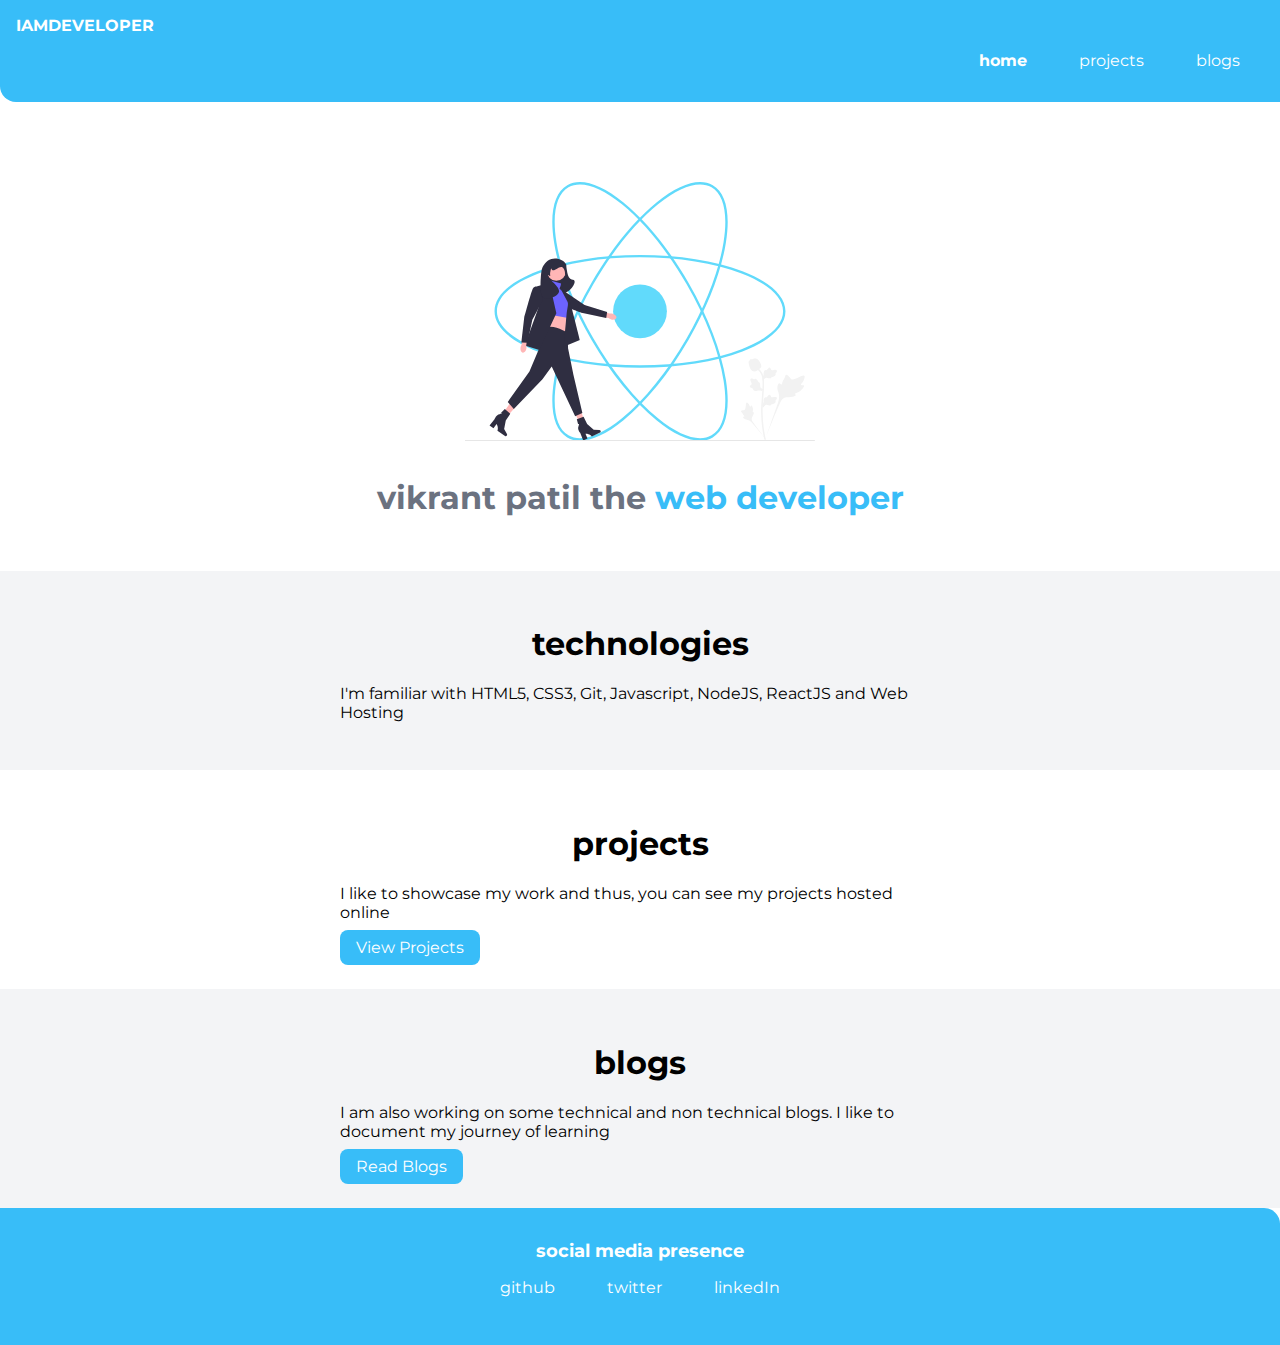
<file: index.html>
<!DOCTYPE html>
<html lang="en">
<head>
    <meta charset="UTF-8">
    <meta http-equiv="X-UA-Compatible" content="IE=edge">
    <meta name="viewport" content="width=device-width, initial-scale=1.0">
    <title>vikrant patil portfolio</title>
    <link rel="stylesheet" href="styles.css">
</head>
<body>
    <nav class="navigation container">
        <div class="nav-brand">IAMDEVELOPER</div>
        <ul class="list-non-bullet nav-pills">
            <li class="list-item-inline"><a class="link link-active" href="/">home</a></li>
            <li class="list-item-inline"><a class="link" href="/projects.html">projects</a></li>
            <li class="list-item-inline"><a class="link" href="/blogs.html">blogs</a></li>
        </ul>
    </nav>

    <header class="hero">
        <img class="hero-img" src="images/hero.svg" alt="">
        <h1 class="hero-heading">vikrant patil the <span class="heading-inverted">web developer</span></h1>
    </header>

    <section class="section ow">
        <div class="container container-center">
            <h1>technologies</h1>
            <p>I'm familiar with HTML5, CSS3, Git, Javascript, NodeJS, ReactJS and Web Hosting</p>
        </div>
    </section>

    <section class="section">
        <div class="container container-center">
            <h1>projects</h1>
            <p>I like to showcase my work and thus, you can see my projects hosted online</p>
            <a class="link link-primary" href="/projects.html">View Projects</a>
        </div>
    </section>

    <section class="section ow">
        <div class="container container-center">
            <h1>blogs</h1>
            <p>I am also working on some technical and non technical blogs. I like to document my journey of learning</p>
            <a class="link link-primary" href="/blogs.html">Read Blogs</a>
        </div>
    </section>

    <footer class="footer">
        <div class="footer-header">social media presence</div>
            <ul class="social-links list-non-bullet">
                <li class="list-item-inline"><a class="link" href="https://github.com/Aavidcoder">github</a></li>
                <li class="list-item-inline"><a class="link" href="https://twitter.com/pvikrant248">twitter</a></li>
                <li class="list-item-inline"><a class="link" href="https://www.linkedin.com/in/vikrant-patil-4aa26011b/">linkedIn</a></li>
            </ul>
    </footer>

</body>
</html>
</file>
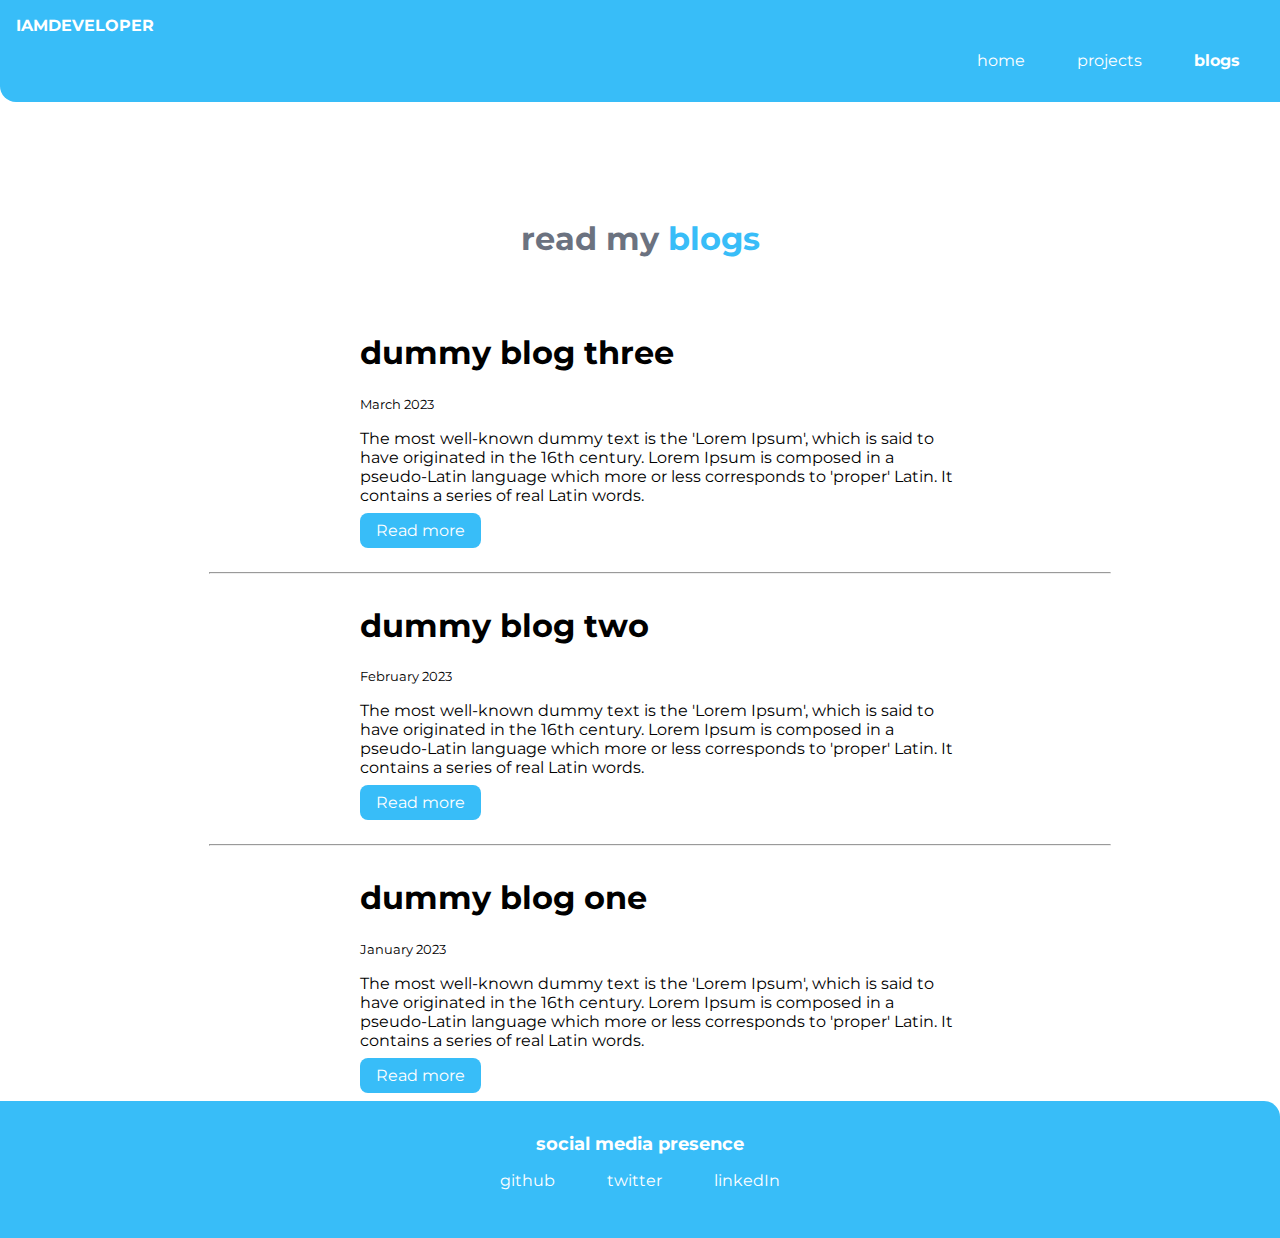
<file: blogs.html>
<!DOCTYPE html>
<html lang="en">
<head>
    <meta charset="UTF-8">
    <meta http-equiv="X-UA-Compatible" content="IE=edge">
    <meta name="viewport" content="width=device-width, initial-scale=1.0">
    <title>vikrant's blogs</title>
    <link rel="stylesheet" href="styles.css">
</head>
<body>
    <nav class="navigation container">
        <div class="nav-brand">IAMDEVELOPER</div>
        <ul class="list-non-bullet nav-pills">
            <li class="list-item-inline"><a class="link" href="/">home</a></li>
            <li class="list-item-inline"><a class="link" href="/projects.html">projects</a></li>
            <li class="list-item-inline"><a class="link link-active" href="/blogs.html">blogs</a></li>
        </ul>
    </nav>

    <header class="hero">
        <h1 class="hero-heading">read my <span class="heading-inverted">blogs</span></h1>
    </header>

    <ul class="list-non-bullet">
        <li>
            <div class="container container-center">
                <h1>dummy blog three</h1>
                <small>March 2023</small>
                <p>The most well-known dummy text is the 'Lorem Ipsum', which is said to have originated in the 16th century. Lorem Ipsum is composed in a pseudo-Latin language which more or less corresponds to 'proper' Latin. It contains a series of real Latin words.</p>
                <a class="link link-primary" href="blogs/dummy-blog-three.html">Read more</a>
            </div>  
        </li>

        <hr>

        <li>
            <div class="container container-center">
                <h1>dummy blog two</h1>
                <small>February 2023</small>
                <p>The most well-known dummy text is the 'Lorem Ipsum', which is said to have originated in the 16th century. Lorem Ipsum is composed in a pseudo-Latin language which more or less corresponds to 'proper' Latin. It contains a series of real Latin words.</p>
                <a class="link link-primary" href="blogs/dummy-blog-two.html">Read more</a>
            </div>  
        </li>

        <hr>

        <li>
            <div class="container container-center">
                <h1>dummy blog one</h1>
                <small>January 2023</small>
                <p>The most well-known dummy text is the 'Lorem Ipsum', which is said to have originated in the 16th century. Lorem Ipsum is composed in a pseudo-Latin language which more or less corresponds to 'proper' Latin. It contains a series of real Latin words.</p>
                <a class="link link-primary" href="blogs/dummy-blog-one.html">Read more</a>
            </div>  
        </li>
    </ul>
    
    <footer class="footer">
        <div class="footer-header">social media presence</div>
            <ul class="social-links list-non-bullet">
                <li class="list-item-inline"><a class="link" href="https://github.com/Aavidcoder">github</a></li>
                <li class="list-item-inline"><a class="link" href="https://twitter.com/pvikrant248">twitter</a></li>
                <li class="list-item-inline"><a class="link" href="https://www.linkedin.com/in/vikrant-patil-4aa26011b/">linkedIn</a></li>
            </ul>
    </footer>
    
</body>
</html>
</file>
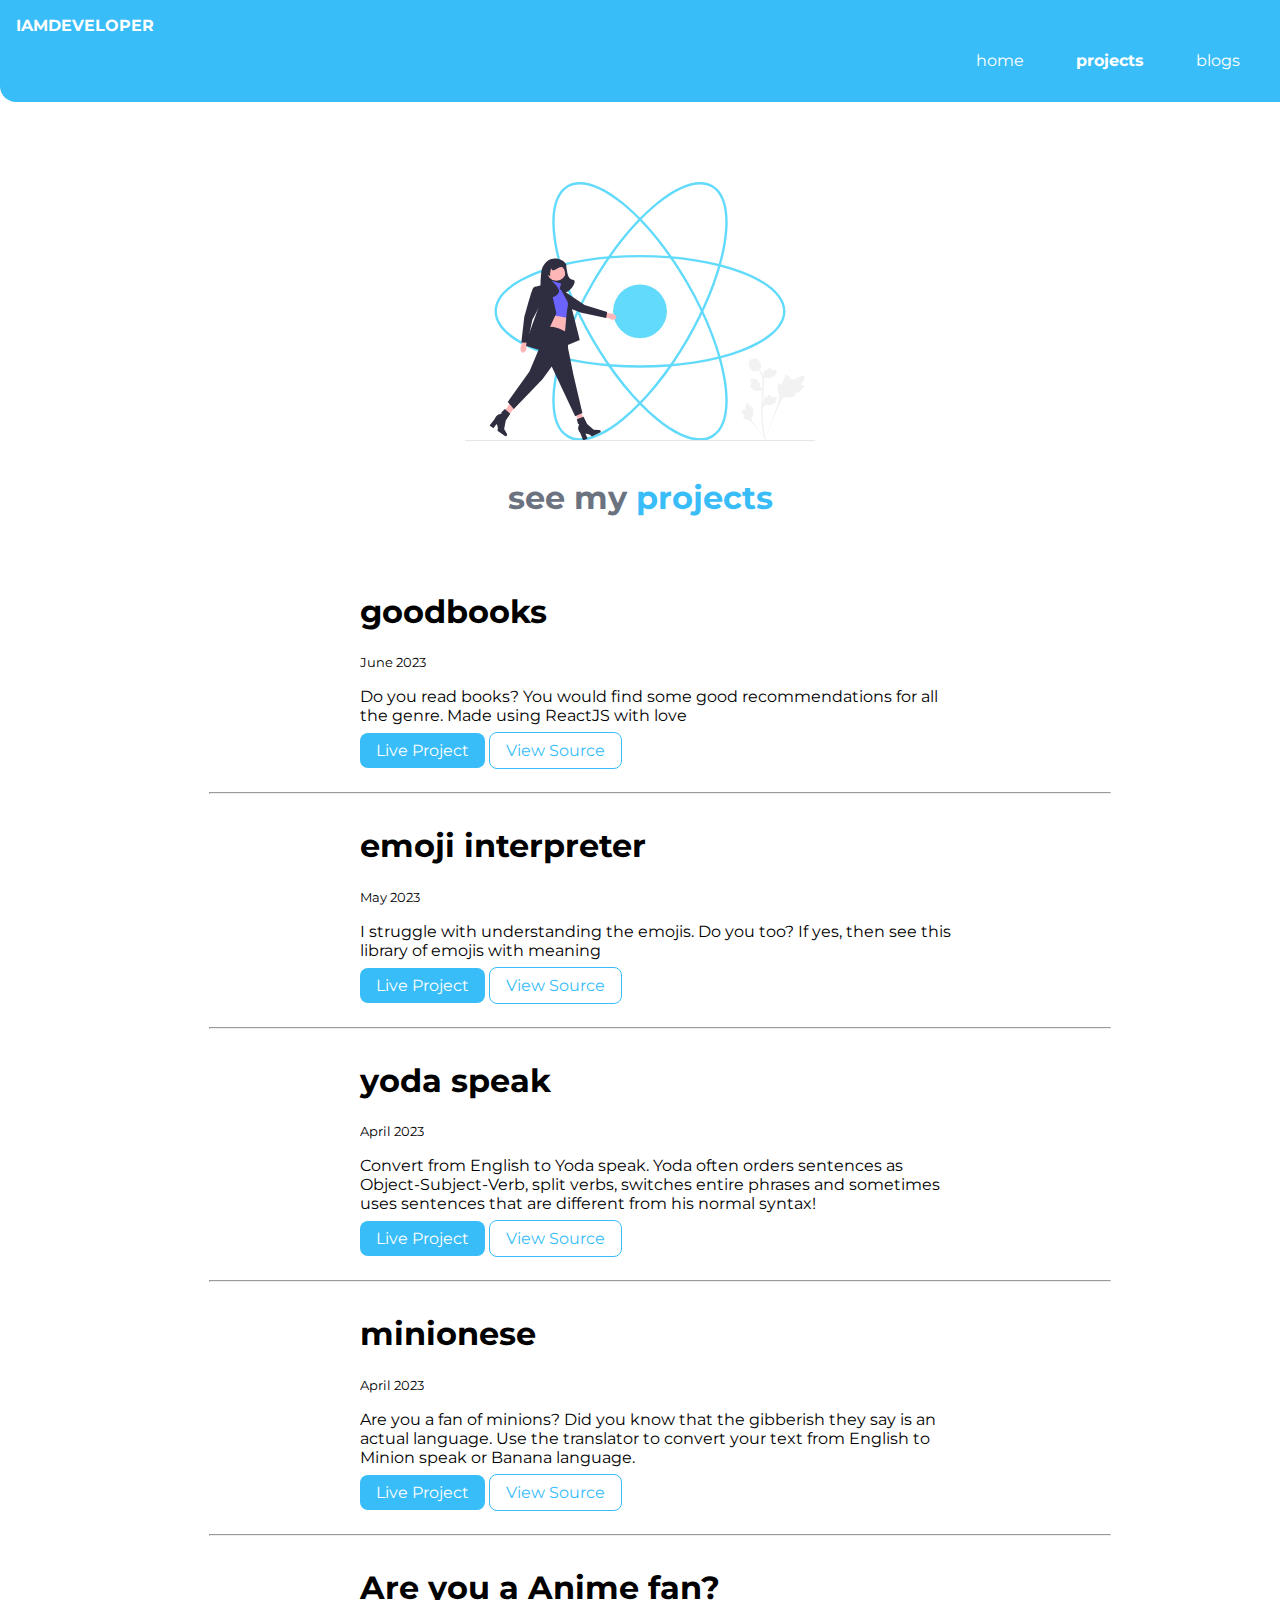
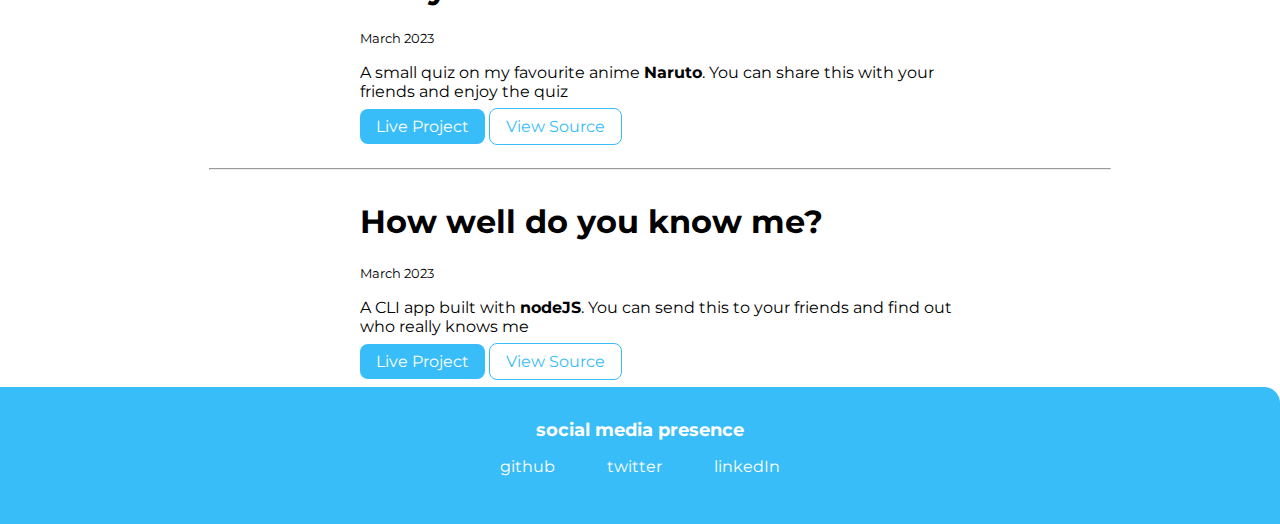
<file: projects.html>
<!DOCTYPE html>
<html lang="en">
<head>
    <meta charset="UTF-8">
    <meta http-equiv="X-UA-Compatible" content="IE=edge">
    <meta name="viewport" content="width=device-width, initial-scale=1.0">
    <title>vikrant's projects</title>
    <link rel="stylesheet" href="styles.css">
</head>
<body>
    <nav class="navigation container">
        <div class="nav-brand">IAMDEVELOPER</div>
        <ul class="list-non-bullet nav-pills">
            <li class="list-item-inline"><a class="link" href="/">home</a></li>
            <li class="list-item-inline"><a class="link link-active" href="/projects.html">projects</a></li>
            <li class="list-item-inline"><a class="link" href="/blogs.html">blogs</a></li>
        </ul>
    </nav>

    <header class="hero">
        <img class="hero-img" src="images/hero.svg" alt="">
        <h1 class="hero-heading">see my <span class="heading-inverted">projects</span></h1>
    </header>

    <ul class="list-non-bullet">
        <li>
            <div class="container container-center">
                <h1>goodbooks</h1>
                <small>June 2023</small>
                <p>Do you read books? You would find some good recommendations for all the genre. Made using ReactJS with love</p>
                <a class="link link-primary" href="https://nrnvus.csb.app/">Live Project</a>
                <a class="link link-secondary" href="https://github.com/Aavidcoder/neogcamp-markNine-books-recommendation-app">View Source</a>
            </div>
        </li>

        <hr>

        <li>
            <div class="container container-center">
                <h1>emoji interpreter</h1>
                <small>May 2023</small>
                <p>I struggle with understanding the emojis. Do you too? If yes, then see this library of emojis with meaning</p>
                <a class="link link-primary" href="https://u62fmg.csb.app/">Live Project</a>
                <a class="link link-secondary" href="https://github.com/Aavidcoder/neogcamp-mark08-emoji-interpreter-app">View Source</a>
            </div>
        </li>

        <hr>

        <li>
            <div class="container container-center">
                <h1>yoda speak</h1>
                <small>April 2023</small>
                <p>Convert from English to Yoda speak. Yoda often orders sentences as Object-Subject-Verb, split verbs, switches entire phrases and sometimes uses sentences that are different from his normal syntax!</p>
                <a class="link link-primary" href="https://english-to-yoda-translation.netlify.app/">Live Project</a>
                <a class="link link-secondary" href="https://github.com/Aavidcoder/neogcamp-markSeven">View Source</a>
            </div>
        </li>

        <hr>

        <li>
            <div class="container container-center">
                <h1>minionese</h1>
                <small>April 2023</small>
                <p>Are you a fan of minions? Did you know that the gibberish they say is an actual language. Use the translator to convert your text from English to Minion speak or Banana language.</p>
                <a class="link link-primary" href="https://englishtominions-language-translator.netlify.app/">Live Project</a>
                <a class="link link-secondary" href="https://github.com/Aavidcoder/neogcamp-markSix">View Source</a>
            </div>
        </li>

        <hr>

        <li>
            <div class="container container-center">
                <h1>Are you a Anime fan?</h1>
                <small>March 2023</small>
                <p>A small quiz on my favourite anime <strong>Naruto</strong>. You can share this with your friends and enjoy the quiz</p>
                <a class="link link-primary" href="https://replit.com/@VikrantPatil4/markTwo?embed=1&output=1">Live Project</a>
                <a class="link link-secondary" href="https://github.com/Aavidcoder/markTwo">View Source</a>
            </div>
        </li>

        <hr>
        
        <li>
            <div class="container container-center">
                <h1>How well do you know me?</h1>
                <small>March 2023</small>
                <p>A CLI app built with <strong>nodeJS</strong>. You can send this to your friends and find out who really knows me</p>
                <a class="link link-primary" href="https://replit.com/@VikrantPatil4/markOne?embed=1&output=1">Live Project</a>
                <a class="link link-secondary" href="https://github.com/Aavidcoder/markOne">View Source</a>
            </div>
        </li>
    </ul>

    <footer class="footer">
        <div class="footer-header">social media presence</div>
            <ul class="social-links list-non-bullet">
                <li class="list-item-inline"><a class="link" href="https://github.com/Aavidcoder">github</a></li>
                <li class="list-item-inline"><a class="link" href="https://twitter.com/pvikrant248">twitter</a></li>
                <li class="list-item-inline"><a class="link" href="https://www.linkedin.com/in/vikrant-patil-4aa26011b/">linkedIn</a></li>
            </ul>
    </footer>
    
</body>
</html>
</file>
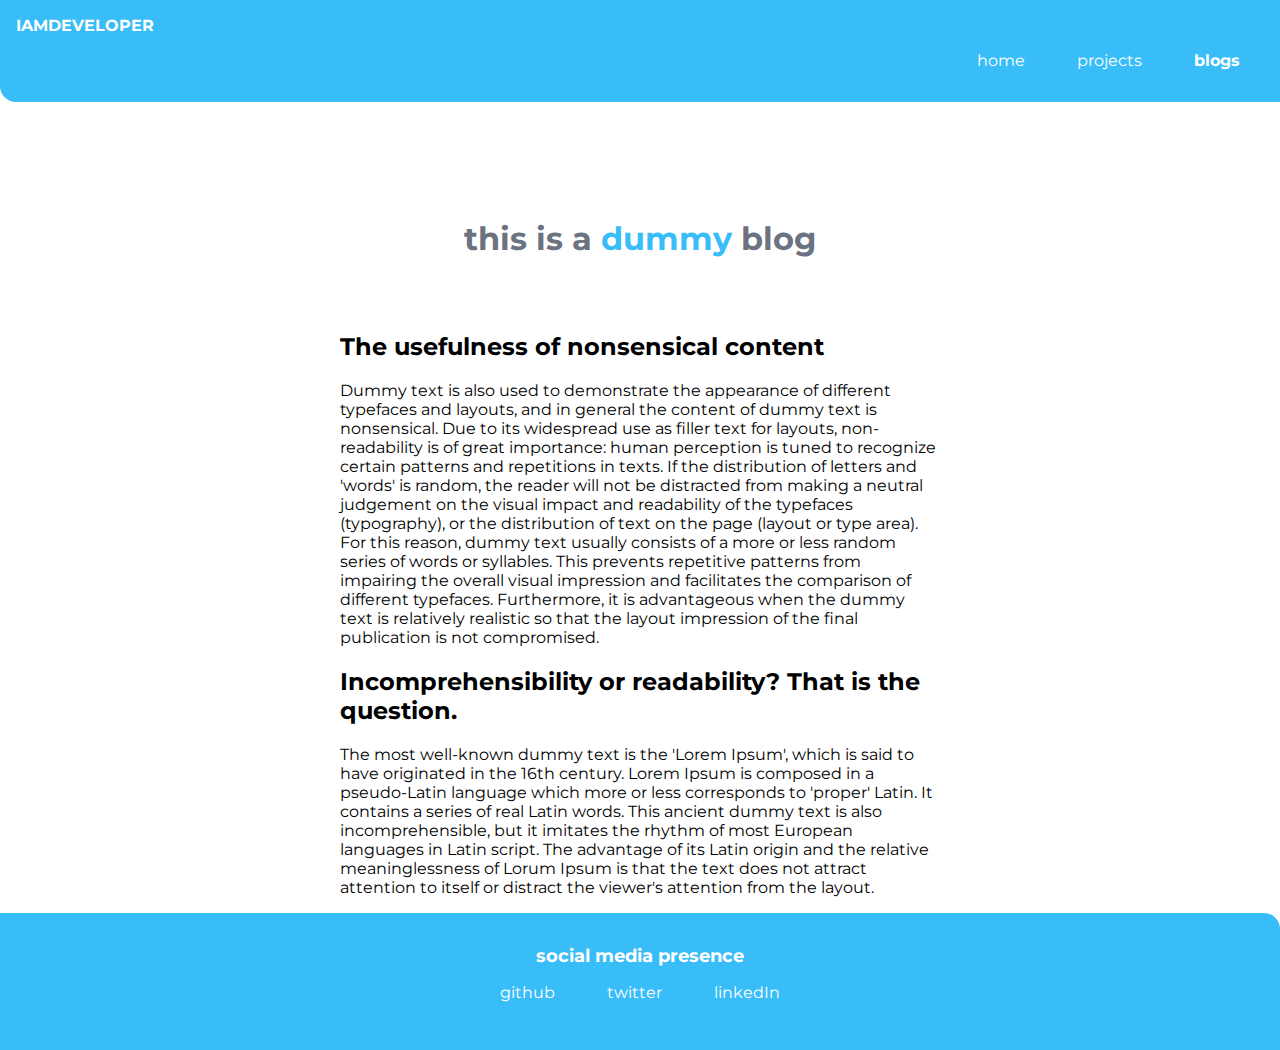
<file: blogs/dummy-blog-one.html>
<!DOCTYPE html>
<html lang="en">
<head>
    <meta charset="UTF-8">
    <meta http-equiv="X-UA-Compatible" content="IE=edge">
    <meta name="viewport" content="width=device-width, initial-scale=1.0">
    <title>blogs | vikrant</title>
    <link rel="stylesheet" href="/styles.css">
</head>
<body>
    <nav class="navigation container">
        <div class="nav-brand">IAMDEVELOPER</div>
        <ul class="list-non-bullet nav-pills">
            <li class="list-item-inline"><a class="link" href="/">home</a></li>
            <li class="list-item-inline"><a class="link" href="/projects.html">projects</a></li>
            <li class="list-item-inline"><a class="link link-active" href="/blogs.html">blogs</a></li>
        </ul>
    </nav>

    <header class="hero">
        <h1 class="hero-heading">this is a <span class="heading-inverted">dummy</span> blog</h1>
    </header>

    <div class="container container-center">
        <h2>The usefulness of nonsensical content</h2>
        <p>Dummy text is also used to demonstrate the appearance of different typefaces and layouts, and in general the content of dummy text is nonsensical. Due to its widespread use as filler text for layouts, non-readability is of great importance: human perception is tuned to recognize certain patterns and repetitions in texts. If the distribution of letters and 'words' is random, the reader will not be distracted from making a neutral judgement on the visual impact and readability of the typefaces (typography), or the distribution of text on the page (layout or type area). For this reason, dummy text usually consists of a more or less random series of words or syllables. This prevents repetitive patterns from impairing the overall visual impression and facilitates the comparison of different typefaces. Furthermore, it is advantageous when the dummy text is relatively realistic so that the layout impression of the final publication is not compromised.</p>
        <h2>Incomprehensibility or readability? That is the question.</h2>
        <p>The most well-known dummy text is the 'Lorem Ipsum', which is said to have originated in the 16th century. Lorem Ipsum is composed in a pseudo-Latin language which more or less corresponds to 'proper' Latin. It contains a series of real Latin words. This ancient dummy text is also incomprehensible, but it imitates the rhythm of most European languages in Latin script. The advantage of its Latin origin and the relative meaninglessness of Lorum Ipsum is that the text does not attract attention to itself or distract the viewer's attention from the layout.</p>
    </div>

    <footer class="footer">
        <div class="footer-header">social media presence</div>
            <ul class="social-links list-non-bullet">
                <li class="list-item-inline"><a class="link" href="https://github.com/Aavidcoder">github</a></li>
                <li class="list-item-inline"><a class="link" href="https://twitter.com/pvikrant248">twitter</a></li>
                <li class="list-item-inline"><a class="link" href="https://www.linkedin.com/in/vikrant-patil-4aa26011b/">linkedIn</a></li>
            </ul>
    </footer>
    
</body>
</html>
</file>
<file: styles.css>
@import url('https://fonts.googleapis.com/css2?family=Montserrat&display=swap');

:root{
    --primary-color: #38bdf8;
    --off-white: #f3f4f6;
    --dark-gray: #6b7280;
}

body{
    font-family: 'Montserrat',sans-serif;
    margin: 0px;
}

hr{
    margin: 2rem auto;
    max-width: 900px;
}

.container{
    padding: 0rem 1rem;
}

.container-center{
    max-width: 600px;
    margin: auto;
}


.link{
    text-decoration: none;
    padding: 0.5rem 1rem;
}

.link-primary{
    background-color: var(--primary-color);
    border-radius: 0.5rem;
    color: white;
}

.link-secondary{
    color: var(--primary-color);
    border-radius: 0.5rem;
    border: 1px solid var(--primary-color);
}

.navigation{
    background-color: var(--primary-color);
    color: white;
    padding: 1rem;
    border-bottom-left-radius: 1rem;
}

.navigation .nav-brand{
    font-weight: bold;
}

.navigation .nav-pills{
    text-align: right;
}

.navigation .link{
    color: white;
}

.navigation .link-active{
    font-weight: bold;
}

.list-non-bullet{
    list-style: none;
}

.list-item-inline{
    display: inline;
    padding: 0rem 0.5rem;
}

.hero{
    padding: 2rem;
    padding-top: 5rem;
}

.hero .hero-img{
    max-width: 350px;
    display: block;
    margin: auto;
}

.hero .hero-heading{
    text-align: center;
    padding-top: 1rem;
    color: var(--dark-gray);
}

.hero .hero-heading .heading-inverted{
    color: var(--primary-color);
}

.section{
    padding: 2rem;
}

.section h1{
    text-align: center;
}

.ow{
    background-color: var(--off-white);
}

.footer{
    background-color: var(--primary-color);
    padding: 2rem 1rem;
    text-align: center;
    color: white;
    border-top-right-radius: 1rem;
}

.footer .link{
    color: white;
}

.footer .footer-header{
    font-weight: bold;
    font-size: large;
}

.footer ul{
    padding-inline-start: 0px;
}
</file>
